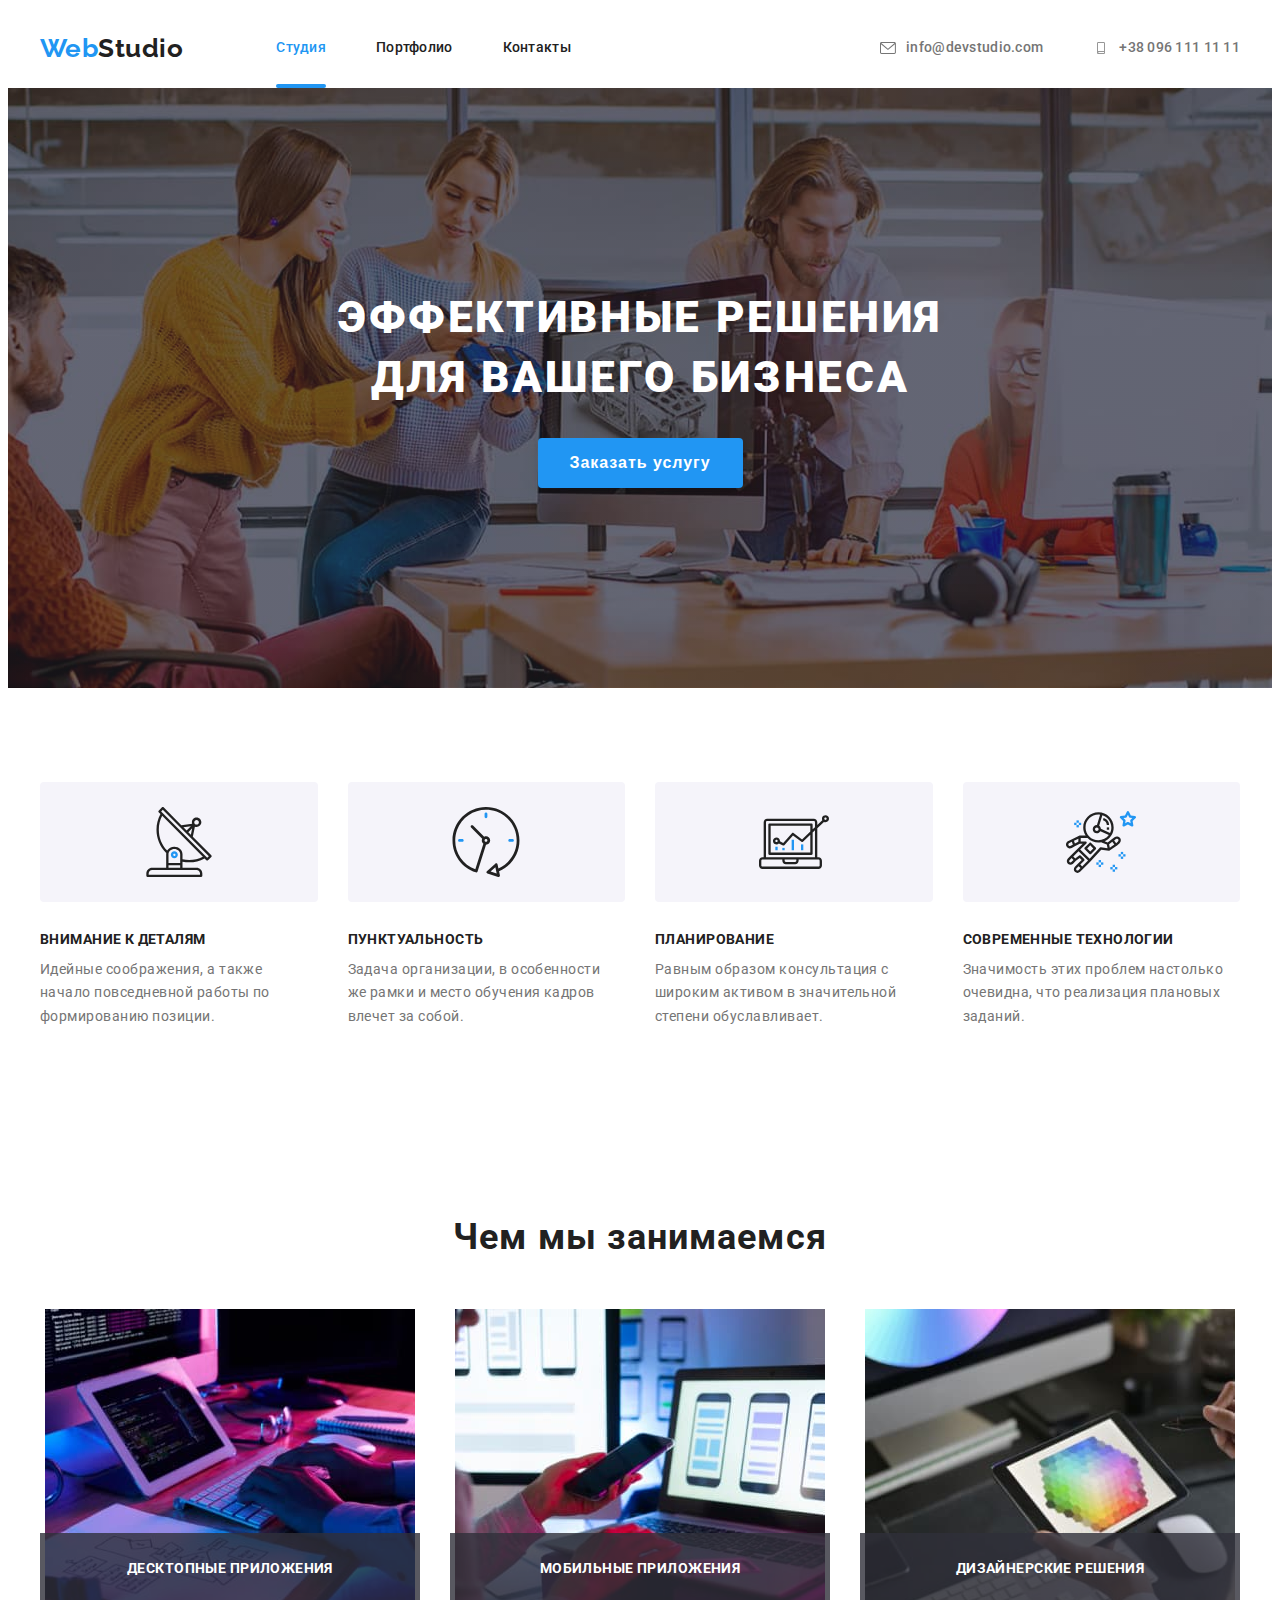
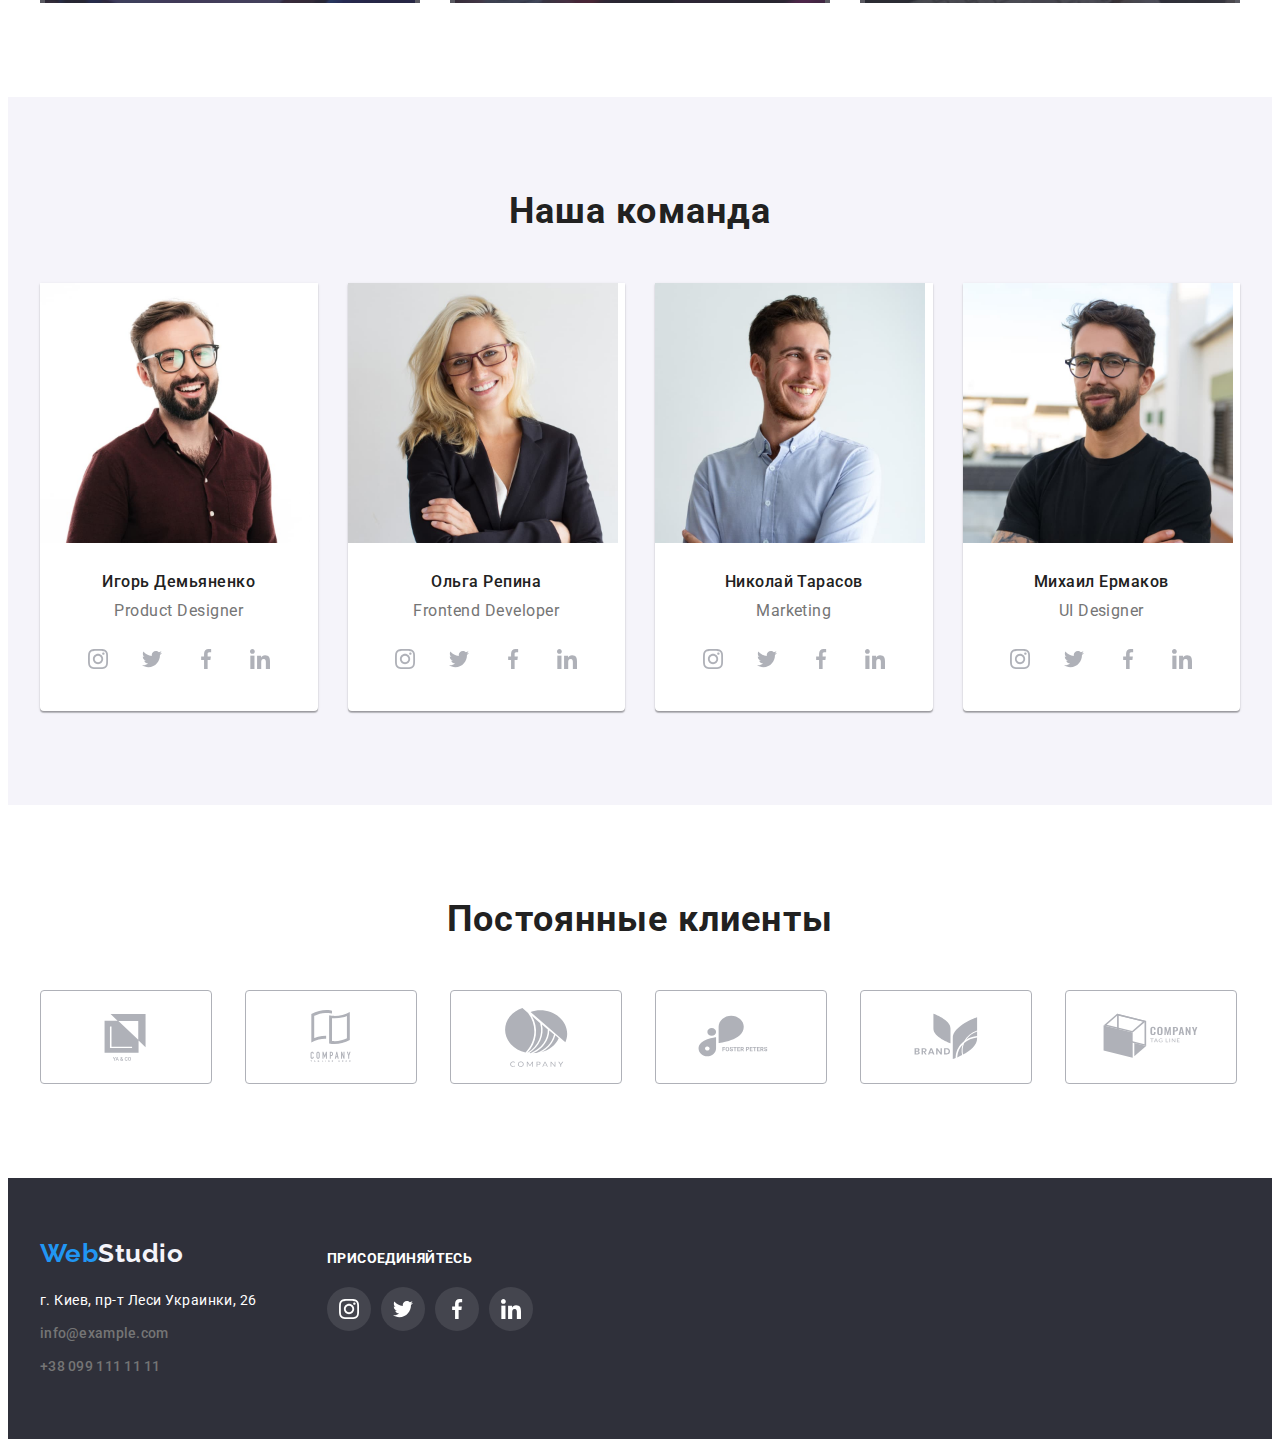
<file: index.html>
<!DOCTYPE html>
<html lang="ru">
  <head>
    <meta charset="UTF-8" />
    <meta http-equiv="X-UA-Compatible" content="IE=edge" />
    <meta name="viewport" content="width=device-width, initial-scale=1.0" />
    <title>Главная страница</title>
    <link rel="preconnect" href="https://fonts.gstatic.com" />
    <link
      href="https://fonts.googleapis.com/css2?family=Raleway:wght@700&family=Roboto:wght@400;500;700;900&display=swap"
      rel="stylesheet"
    />
    <link
      rel="stylesheet"
      href="https://cdnjs.cloudflare.com/ajax/libs/modern-normalize/1.0.0/modern-normalize.min.css"
      integrity="sha512-ISS7cAi1PEhQ8jnbJpJZMd29NlhNj4AWYyLOSp2CE/CsHxTCu+r+t0D2yoJudVrd0/8fTVPUVDzY5Tvli75u/g=="
      crossorigin="anonymous"
    />
    <link rel="stylesheet" href="./css/style.css" />
  </head>
  <body>
    <header>
      <!-- НАВИГАЦИЯ -->
      <div class="container main-nav">
        <nav class="main-nav">
          <a class="logo" href="./index.html"
            ><span class="part-logo">Web</span>Studio</a
          >
          <ul class="list site-nav">
            <li class="item">
              <a class="link studio current" href="./index.html"> Студия </a>
            </li>

            <li class="item">
              <a class="link portfolio" href="./portfolio.html"> Портфолио </a>
            </li>

            <li class="item">
              <a class="link contact" href=""> Контакты </a>
            </li>
          </ul>
        </nav>

        <!-- КОНТАКТЫ -->
        <ul class="list contact-us">
          <li class="item">
            <a class="email" href="mailto:info@devstudio.com">
              <svg class="icon-mail">
                <use href="./images/icons.svg#icon-mail"></use>
              </svg>
              info@devstudio.com
            </a>
          </li>

          <li class="item">
            <a class="number" href="tel:+380991111111">
              <svg class="icon-phone">
                <use href="./images/icons.svg#icon-phone"></use>
              </svg>
              +38 096 111 11 11
            </a>
          </li>
        </ul>
      </div>
    </header>
    <main>
      <!-- ГЛАВНАЯ СЕКЦИЯ -->
      <section class="main section-pos">
        <h1 class="main-title">Эффективные решения<br />для вашего бизнеса</h1>
        <button type="button" class="main-button" data-modal-open>Заказать услугу</button>

      </section>

      <!-- НАШИ ПРЕИМУЩЕСТВА -->
      <section class="preference section-pos">
        <div class="container">
          <h2 class="all-title preference-title visually-hidden">
            Преимущества
          </h2>
          <ul class="list main-preference">
            <li class="item">
              <div class="thumb-1">
                <svg class="icon">
                  <use href="./images/icons.svg#icon-antenna"></use>
                </svg>
              </div>

              <h3 class="title all-title">Внимание к деталям</h3>
              <p class="table-of-contents">
                Идейные соображения, а также<br />
                начало повседневной работы по <br />
                формированию позиции.
              </p>
            </li>

            <li class="item">
              <div class="thumb-1">
                <svg class="icon">
                  <use href="./images/icons.svg#icon-clock"></use>
                </svg>
              </div>
              <h3 class="title all-title">Пунктуальность</h3>
              <p class="table-of-contents">
                Задача организации, в особенности <br />
                же рамки и место обучения кадров <br />
                влечет за собой.
              </p>
            </li>

            <li class="item">
              <div class="thumb-1">
                <svg class="icon">
                  <use href="./images/icons.svg#icon-diagram"></use>
                </svg>
              </div>
              <h3 class="title all-title">Планирование</h3>
              <p class="table-of-contents">
                Равным образом консультация с <br />
                широким активом в значительной <br />
                степени обуславливает.
              </p>
            </li>

            <li class="item">
              <div class="thumb-1">
                <svg class="icon">
                  <use href="./images/icons.svg#icon-astronaut-1"></use>
                </svg>
              </div>
              <h3 class="title all-title">Современные технологии</h3>
              <p class="table-of-contents">
                Значимость этих проблем настолько <br />
                очевидна, что реализация плановых <br />
                заданий.
              </p>
            </li>
          </ul>
        </div>
      </section>

      <!-- УСЛУГИ -->
      <section class="projects section-pos">
        <div class="container">
          <h2 class="all-title">Чем мы занимаемся</h2>
          <ul class="list main-projects">
            <li class="item">
              <img
                class="photo-box"
                src="./images/box1.jpeg"
                alt="1 сфера"
                width="370"
              />
              <p class="main-projects-content">Десктопные приложения</p>
            </li>

            <li class="item">
              <img
                class="photo-box"
                src="./images/box2.jpeg"
                alt="2 сфера"
                width="370"
              />
              <p class="main-projects-content">Мобильные приложения</p>
            </li>

            <li class="item">
              <img
                class="photo-box"
                src="./images/box3.jpeg"
                alt="3 сфера"
                width="370"
              />
              <p class="main-projects-content">Дизайнерские решения</p>
            </li>
          </ul>
        </div>
      </section>

      <!-- КОМАНДА -->
      <section class="team section-pos">
        <div class="container">
          <h2 class="all-title">Наша команда</h2>
          <ul class="list main-team">
            <li class="item team-card-disagn">
              <img
                class="photo-box"
                src="./images/worker1.jpeg"
                alt="Фото сотрудника"
                width="270"
              />
              <h3 class="worker-name all-title">Игорь Демьяненко</h3>
              <p class="table">Product Designer</p>
              <ul class="list social-list">
                <li class="social-link-list">
                  <a href="" class="social-link-icon circle">
                    <svg class="team-soc-icon">
                      <use
                        href="./images/icons.svg#icon-instagram-2"
                      ></use>
                    </svg>
                  </a>
                </li>

                <li class="social-link-list">
                  <a href="" class="social-link-icon circle">
                    <svg class="team-soc-icon">
                      <use href="./images/icons.svg#icon-twitter-1"></use>
                    </svg>
                  </a>
                </li>

                <li class="social-link-list">
                  <a href="" class="social-link-icon circle">
                    <svg class="team-soc-icon">
                      <use
                        href="./images/icons.svg#icon-facebook-1"
                      ></use>
                    </svg>
                  </a>
                </li>

                <li class="social-link-list">
                  <a href="" class="social-link-icon circle">
                    <svg class="team-soc-icon">
                      <use
                        href="./images/icons.svg#icon-linkedin-1"
                      ></use>
                    </svg>
                  </a>
                </li>
              </ul>
            </li>

            <li class="item team-card-disagn">
              <img
                class="photo-box"
                src="./images/worker2.jpeg"
                alt="Фото сотрудника"
                width="270"
              />
              <h3 class="worker-name all-title">Ольга Репина</h3>
              <p class="table">Frontend Developer</p>
              <ul class="list social-list">
                <li class="social-link-list">
                  <a href="" class="social-link-icon circle">
                    <svg class="team-soc-icon">
                      <use
                        href="./images/icons.svg#icon-instagram-2"
                      ></use>
                    </svg>
                  </a>
                </li>

                <li class="social-link-list">
                  <a href="" class="social-link-icon circle">
                    <svg class="team-soc-icon">
                      <use href="./images/icons.svg#icon-twitter-1"></use>
                    </svg>
                  </a>
                </li>

                <li class="social-link-list">
                  <a href="" class="social-link-icon circle">
                    <svg class="team-soc-icon">
                      <use
                        href="./images/icons.svg#icon-facebook-1"
                      ></use>
                    </svg>
                  </a>
                </li>

                <li class="social-link-list">
                  <a href="" class="social-link-icon circle">
                    <svg class="team-soc-icon">
                      <use
                        href="./images/icons.svg#icon-linkedin-1"
                      ></use>
                    </svg>
                  </a>
                </li>
              </ul>
            </li>

            <li class="item team-card-disagn">
              <img
                class="photo-box"
                src="./images/worker3.jpeg"
                alt="Фото сотрудника"
                width="270"
              />
              <h3 class="worker-name all-title">Николай Тарасов</h3>
              <p class="table">Marketing</p>
              <ul class="list social-list">
                <li class="social-link-list">
                  <a href="" class="social-link-icon circle">
                    <svg class="team-soc-icon">
                      <use
                        href="./images/icons.svg#icon-instagram-2"
                      ></use>
                    </svg>
                  </a>
                </li>

                <li class="social-link-list">
                  <a href="" class="social-link-icon circle">
                    <svg class="team-soc-icon">
                      <use href="./images/icons.svg#icon-twitter-1"></use>
                    </svg>
                  </a>
                </li>

                <li class="social-link-list">
                  <a href="" class="social-link-icon circle">
                    <svg class="team-soc-icon">
                      <use
                        href="./images/icons.svg#icon-facebook-1"
                      ></use>
                    </svg>
                  </a>
                </li>

                <li class="social-link-list">
                  <a href="" class="social-link-icon circle">
                    <svg class="team-soc-icon">
                      <use
                        href="./images/icons.svg#icon-linkedin-1"
                      ></use>
                    </svg>
                  </a>
                </li>
              </ul>
            </li>
            

            <li class="item team-card-disagn">
              <img
                class="photo-box"
                src="./images/worker4.jpeg"
                alt="Фото сотрудника"
                width="270"
              />
              <h3 class="worker-name all-title">Михаил Ермаков</h3>
              <p class="table">UI Designer</p>
              <ul class="list social-list">
                <li class="social-link-list">
                  <a href="" class="social-link-icon circle">
                    <svg class="team-soc-icon">
                      <use
                        href="./images/icons.svg#icon-instagram-2"
                      ></use>
                    </svg>
                  </a>
                </li>

                <li class="social-link-list">
                  <a href="" class="social-link-icon circle">
                    <svg class="team-soc-icon">
                      <use href="./images/icons.svg#icon-twitter-1"></use>
                    </svg>
                  </a>
                </li>

                <li class="social-link-list">
                  <a href="" class="social-link-icon circle">
                    <svg class="team-soc-icon">
                      <use
                        href="./images/icons.svg#icon-facebook-1"
                      ></use>
                    </svg>
                  </a>
                </li>

                <li class="social-link-list">
                  <a href="" class="social-link-icon circle">
                    <svg class="team-soc-icon">
                      <use
                        href="./images/icons.svg#icon-linkedin-1"
                      ></use>
                    </svg>
                  </a>
                </li>
              </ul>
            </li>
          </ul>

        </div>
      </section>
      <section class="clients">
        <div class="container section-pos">
          <h2 class="all-title">Постоянные клиенты</h2>
          <ul class="clients-list list">
            <li class="item">
  
              <a href="" class="clients-link-logo">
                <svg class="clients-logo">
                  <use href="./images/icons.svg#icon-logo-1"></use>
                </svg>
              </a>
  
            </li>
  
            <li class="item">
  
              <a href="" class="clients-link-logo">
                <svg class="clients-logo">
                  <use href="./images/icons.svg#icon-logo-2"></use>
                </svg>
              </a>
  
            </li>
  
            <li class="item">
  
              <a href="" class="clients-link-logo">
                <svg class="clients-logo">
                  <use href="./images/icons.svg#icon-group"></use>
                </svg>
              </a>
  
            </li>
  
            <li class="item">
  
              <a href="" class="clients-link-logo">
                <svg class="clients-logo">
                  <use href="./images/icons.svg#icon-logo-4"></use>
                </svg>
              </a>
  
            </li>
  
            <li class="item">
  
              <a href="" class="clients-link-logo">
                <svg class="clients-logo">
                  <use href="./images/icons.svg#icon-logo-5"></use>
                </svg>
              </a>
  
            </li>
  
            <li class="item">
  
              <a href="" class="clients-link-logo">
                <svg class="clients-logo">
                  <use href="./images/icons.svg#icon-logo-6"></use>
                </svg>
              </a>
  
            </li>
  
          </ul>
        </div>
  
      </section>
    </main>

    <!-- ПОДВАЛ САЙТА -->
    <footer class="down-part section-pos">
      <div class="container">
        <div class="footer-left-content">
          <a class="logo logo-position" href="/index.html"
          ><span class="part-logo">Web</span>Studio
          </a>
          <address class="our-address pos-table-footer">
          
            <ul class="list">
              <li>
                <p>г. Киев, пр-т Леси Украинки, 26</p>
              </li>
              <li class="pos-table-footer">
                <a class="email-footer" href="mailto:info@example.com">
                  info@example.com
                </a>
              </li>

              <li class="pos-table-footer num-li-footer">
                <a class="number-footer" href="tel:+380991111111">
                  +38 099 111 11 11
                </a>
              </li>
            </ul>
          </address>
        </div>
        
        
        <div class="join">
          <p class="join-title">Присоединяйтесь</p>
          <ul class="list join-list">

            <li>
              <a class="join-icon" href="">
                <svg class="join-icon-logo">
                  <use href="./images/icons.svg#icon-instagram-2">
                  </use>
                </svg>
              </a>
            </li>

            <li>
              <a class="join-icon" href="">
                <svg class="join-icon-logo">
                  <use href="./images/icons.svg#icon-twitter-1">
                  </use>
                </svg>
              </a>
            </li>
            <li>
              <a class="join-icon" href="">
                <svg class="join-icon-logo">
                  <use href="./images/icons.svg#icon-facebook-1">
                  </use>
                </svg>
              </a>
            </li>
            <li>

              <a class="join-icon" href="">
                <svg class="join-icon-logo">
                  <use href="./images/icons.svg#icon-linkedin-1">
                  </use>
                </svg>
              </a>
            </li>

          </ul>
        </div>
      </div>
    </footer>
    
    <div class="backdrop is-hidden" data-modal>
      <div class="modal">
        <p>
          
        </p>
        
        <button class="modal-close" type="button" data-modal-close>
          <svg class="icon-close">
            <use href="./images/icons.svg#icon-close"></use>
          </svg>
        </button>

      </div>
    </div>

    <script src="./js/modal.js"></script>
  </body>
</html>
</file>
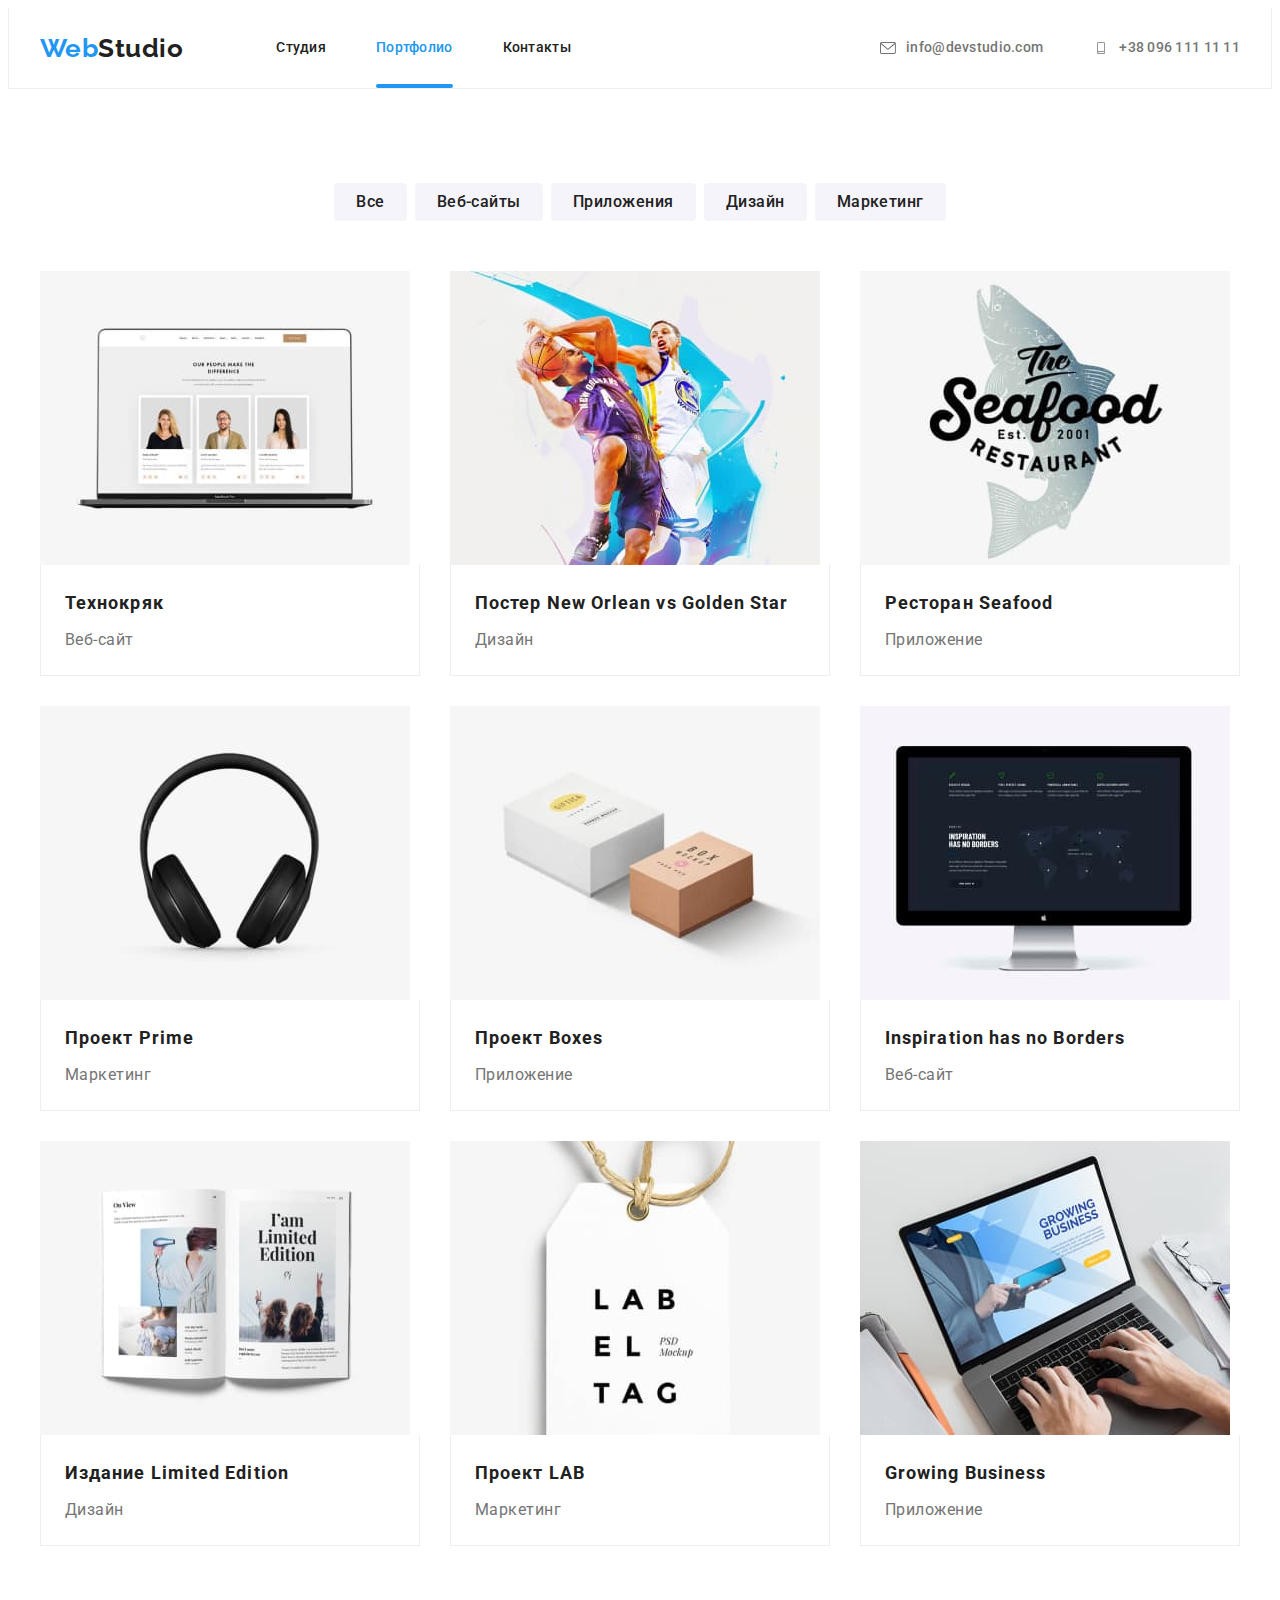
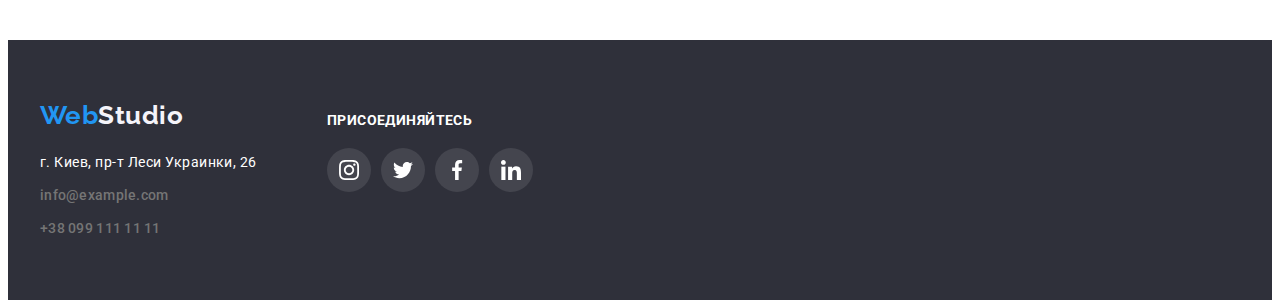
<file: portfolio.html>
<!DOCTYPE html>
<html lang="ru">

<head>
  <meta charset="UTF-8" />
  <meta http-equiv="X-UA-Compatible" content="IE=edge" />
  <meta name="viewport" content="width=device-width, initial-scale=1.0" />
  <title>Портфолио</title>
  <link rel="preconnect" href="https://fonts.gstatic.com" />
  <link href="https://fonts.googleapis.com/css2?family=Raleway:wght@700&family=Roboto:wght@400;500;700;900&display=swap"
    rel="stylesheet" />
  <link rel="stylesheet" href="https://cdnjs.cloudflare.com/ajax/libs/modern-normalize/1.0.0/modern-normalize.min.css"
    integrity="sha512-ISS7cAi1PEhQ8jnbJpJZMd29NlhNj4AWYyLOSp2CE/CsHxTCu+r+t0D2yoJudVrd0/8fTVPUVDzY5Tvli75u/g=="
    crossorigin="anonymous" />
  <link rel="stylesheet" href="./css/style.css" />
</head>

<body>
  <!-- ШАПКА -->
  <header class="outline">
    <!-- НАВИГАЦИЯ -->
    <div class="container main-nav">
      <nav class="main-nav">
        <a class="logo" href="./index.html"><span class="part-logo">Web</span>Studio</a>
        <ul class="list site-nav">
          <li class="item">
            <a class="link studio" href="./index.html">Студия</a>
          </li>
          <li class="item">
            <a class="link portfolio current" href="./portfolio.html">Портфолио</a>
          </li>
          <li class="item"><a class="link contact" href="">Контакты</a></li>
        </ul>
      </nav>

      <!-- КОНТАКТНАЯ ИНФОРМАЦИЯ -->
      <ul class="list contact-us">
        <li class="item">
          <a class="email" href="mailto:info@devstudio.com">
            <svg class="icon-mail">
              <use href="./images/icons.svg#icon-mail"></use>
            </svg>
            info@devstudio.com
          </a>
        </li>

        <li class="item">
          <a class="number" href="tel:+380991111111">
            <svg class="icon-phone">
              <use href="./images/icons.svg#icon-phone"></use>
            </svg>
            +38 096 111 11 11
          </a>
        </li>
      </ul>
    </div>
  </header>
  <main>
      <!-- ПОРТФОЛИО -->
      <section class="section-pos">
        <!-- КНОПКИ -->
        <div class="container">
          <h1 class="portfolio-main-title visually-hidden">Портфолио</h1>
          <ul class="list buttons portfolio-buttons">
            <li class="item">
              <button class="button-all button-disagn" type="button">
                Все
              </button>
            </li>

            <li class="item">
              <button class="button-sites button-disagn" type="button">
                Веб-сайты
              </button>
            </li>

            <li class="item">
              <button class="button-apps button-disagn" type="button">
                Приложения
              </button>
            </li>

            <li class="item">
              <button class="button-disagn button-disagn" type="button">
                Дизайн
              </button>
            </li>

            <li class="item">
              <button class="button-marketing button-disagn" type="button">
                Маркетинг
              </button>
            </li>
          </ul>

          <!-- НАШИ ПРОЭКТЫ -->
          <ul class="list card-set">

            <li class="item">
              <a href="" class="link card-focus">
                
                <div class="card-item-overlay">
                  <img src="./images/firstproject.jpeg" alt="Технокряк" width="370" />
                  <p class="card-description">Технокряк это современная площадка распространения коронавируса. Компании
                    используют эту платформу для цифрового шпионажа и атак на защищённые сервера конкурентов.</p>
                </div>


                <div class="project-card-disagn">
                  <h2 class="portfolio-names">Технокряк</h2>
                  <p class="portolio-tables">Веб-сайт</p>
                </div>

              </a>

            </li>

            <li class="item">


              <a href="" class="link card-focus">
                
                <div class="card-item-overlay">
                  <img src="./images/secondproject.jpeg" alt="Технокряк" width="370" />
                  <p class="card-description">Технокряк это современная площадка распространения коронавируса. Компании
                    используют эту платформу для цифрового шпионажа и атак на защищённые сервера конкурентов.</p>
                </div>

                <div class="project-card-disagn">
                  <h2 class="portfolio-names">Постер New Orlean vs Golden Star</h2>
                  <p class="portolio-tables">Дизайн</p>
                </div>

              </a>


            </li>

            <li class="item">

              <div class="card-item-thumb">
                <a href="" class="link card-focus">
                  
                  <div class="card-item-overlay">
                    <img src="./images/thirdproject.jpeg" alt="Технокряк" width="370" />
                    <p class="card-description">Технокряк это современная площадка распространения коронавируса.
                      Компании используют эту платформу для цифрового шпионажа и атак на защищённые сервера конкурентов.
                    </p>
                  </div>

                  <div class="project-card-disagn">
                    <h2 class="portfolio-names">Ресторан Seafood</h2>
                    <p class="portolio-tables">Приложение</p>
                  </div>

                </a>
              </div>

            </li>

            <li class="item card-disagn">
              <div class="card-item-thumb">
                <a href="" class="link card-focus">
                  
                  <div class="card-item-overlay">
                    <img src="./images/fourthproject.jpeg" alt="Технокряк" width="370" />
                    <p class="card-description">Технокряк это современная площадка распространения коронавируса.
                      Компании используют эту платформу для цифрового шпионажа и атак на защищённые сервера конкурентов.
                    </p>
                  </div>

                  <div class="project-card-disagn">
                    <h2 class="portfolio-names">Проект Prime</h2>
                    <p class="portolio-tables">Маркетинг</p>
                  </div>

                </a>
              </div>

            </li>

            <li class="item card-disagn card-focus">
              <div class="card-item-thumb">
                <a href="" class="link card-focus">
                  
                  <div class="card-item-overlay">
                    <img src="./images/fifthproject.jpeg" alt="Технокряк" width="370" />
                    <p class="card-description">Технокряк это современная площадка распространения коронавируса.
                      Компании используют эту платформу для цифрового шпионажа и атак на защищённые сервера конкурентов.
                    </p>
                  </div>

                  <div class="project-card-disagn">
                    <h2 class="portfolio-names">Проект Boxes</h2>
                    <p class="portolio-tables">Приложение</p>
                  </div>

                </a>
              </div>

            </li>

            <li class="item card-disagn card-focus">

              <div class="card-item-thumb">
                <a href="" class="link card-focus">
                  
                  <div class="card-item-overlay">
                    <img src="./images/sixthproject.jpeg" alt="Технокряк" width="370" />
                    <p class="card-description">Технокряк это современная площадка распространения коронавируса.
                      Компании используют эту платформу для цифрового шпионажа и атак на защищённые сервера конкурентов.
                    </p>
                  </div>

                  <div class="project-card-disagn">
                    <h2 class="portfolio-names">Inspiration has no Borders</h2>
                    <p class="portolio-tables">Веб-сайт</p>
                  </div>

                </a>
              </div>

            </li>

            <li class="item card-disagn">

              <div class="card-item-thumb">
                <a href="" class="link card-focus">
                  
                  <div class="card-item-overlay">
                    <img src="./images/seventhproject.jpeg" alt="Технокряк" width="370" />
                    <p class="card-description">Технокряк это современная площадка распространения коронавируса.
                      Компании используют эту платформу для цифрового шпионажа и атак на защищённые сервера конкурентов.
                    </p>
                  </div>

                  <div class="project-card-disagn">
                    <h2 class="portfolio-names">Издание Limited Edition</h2>
                    <p class="portolio-tables">Дизайн</p>
                  </div>

                </a>
              </div>

            </li>

            <li class="item card-disagn">

              <div class="card-item-thumb">
                <a href="" class="link card-focus">
                  
                  <div class="card-item-overlay">
                    <img src="./images/eighthproject.jpeg" alt="Технокряк" width="370" />
                    <p class="card-description">Технокряк это современная площадка распространения коронавируса.
                      Компании используют эту платформу для цифрового шпионажа и атак на защищённые сервера конкурентов.
                    </p>
                  </div>

                  <div class="project-card-disagn">
                    <h2 class="portfolio-names">Проект LAB</h2>
                    <p class="portolio-tables">Маркетинг</p>
                  </div>

                </a>
              </div>

            </li>

            <li class="item card-disagn card-focus">

              <div class="card-item-thumb">
                <a href="" class="link card-focus">
                  
                  <div class="card-item-overlay">
                    <img src="./images/ninthproject.jpeg" alt="Технокряк" width="370" />
                    <p class="card-description">Технокряк это современная площадка распространения коронавируса.
                      Компании используют эту платформу для цифрового шпионажа и атак на защищённые сервера конкурентов.
                    </p>
                  </div>

                  <div class="project-card-disagn">
                    <h2 class="portfolio-names">Growing Business</h2>
                    <p class="portolio-tables">Приложение</p>
                  </div>

                </a>
              </div>

            </li>
          </ul>
        </div>
      </section>
    </main>

    <!-- ПОДВАЛ -->
    <footer class="down-part section-pos">
      <div class="container">
        <div class="footer-left-content">
          <a class="logo logo-position" href="/index.html"><span class="part-logo">Web</span>Studio
          </a>
          <address class="our-address pos-table-footer">
            <ul class="list">
              <li>
                <p>г. Киев, пр-т Леси Украинки, 26</p>
              </li>
              <li class="pos-table-footer">
                <a class="email-footer" href="mailto:info@example.com">
                  info@example.com
                </a>
              </li>

              <li class="pos-table-footer num-li-footer">
                <a class="number-footer" href="tel:+380991111111">
                  +38 099 111 11 11
                </a>
              </li>
            </ul>
          </address>
        </div>

        <div class="join">
          <p class="join-title">Присоединяйтесь</p>
          <ul class="list join-list">
            <li>
              <a class="join-icon" href="">
                <svg class="join-icon-logo">
                  <use href="./images/icons.svg#icon-instagram-2"></use>
                </svg>
              </a>
            </li>

            <li>
              <a class="join-icon" href="">
                <svg class="join-icon-logo">
                  <use href="./images/icons.svg#icon-twitter-1"></use>
                </svg>
              </a>
            </li>
            <li>
              <a class="join-icon" href="">
                <svg class="join-icon-logo">
                  <use href="./images/icons.svg#icon-facebook-1"></use>
                </svg>
              </a>
            </li>
            <li>
              <a class="join-icon" href="">
                <svg class="join-icon-logo">
                  <use href="./images/icons.svg#icon-linkedin-1"></use>
                </svg>
              </a>
            </li>
          </ul>
        </div>
      </div>
    </footer>
</body>

</html>
</file>
<file: css/style.css>
:root {
  --all-titles-color: #212121;
  --navigation-text-color: #212121;
  --contact-us-font: #757575;
  --contact-us-icon-color: #757575;
  /* --primary-text-color: #212121; */
  --primary-text-color: #757575;

  --main-title-text-color: #ffffff;
  --main-title-backround: #2f303a;
  --main-button-background: #188ce8;
  --accent-color: #2196f3;
  --background-buttons: #f5f4fa;
  --preference-table-color: #757575;
  --team-background-color: #f5f4fa;
  --team-card-disagn: #ffffff;
  --team-table-color: #757575;
  --footer-background-color: #2f303a;
  --footer-logo-color: #f5f4fa;
  --footer-our-address-color: #ffffff;
  --join-title-text-color: #ffffff;
  --join-icon-logo-color: #ffffff;
  --buttons-text-color: #212121;
  --portfolio-table-color: #757575;
  --portfolio-button-active: #ffffff;
  --portfolio-button-background: #f5f4fa;
  --card-set-gap: 30px;
  --modal-background: #ffffff;
}
/* Устанавливаем стандартные цвета 
и шрифты */

body {
  color: var(--primary-text-color);

  font-family: "Roboto", "Oxygen", "Ubuntu", "Cantarell", "Fira Sans",
    "Droid Sans", "Helvetica Neue", sans-serif;

  letter-spacing: 0.03em;
  font-size: 16px;
  line-height: 1.18;
}

/* Область для контента */

.container {
  width: 1200px;
  padding-left: 15px;
  padding-right: 15px;
  margin: 0 auto;
}
/* Пречет тэг */
.visually-hidden {
  position: absolute !important;
  clip: rect(1px 1px 1px 1px);
  clip: rect(1px, 1px, 1px, 1px);
  padding: 0 !important;
  border: 0 !important;
  height: 1px !important;
  width: 1px !important;
  overflow: hidden;
}
/* Сбрасывает стандартные настройки */

h1,
h2,
h3,
h4,
h5,
h6,
p {
  margin: 0;
}

.list {
  list-style: none;
  margin: 0;
  padding: 0;
}
.link {
  text-decoration: none;
}
/* Картинкам меняем дисплей, 
что бы убрать стандартный отступы 
*/

img {
  display: block;
  max-width: 100%;
  height: auto;
}
/* Отспуты секций */
.section-pos.main {
  padding-top: 200px;
  padding-bottom: 200px;
}

.section-pos.down-part {
  padding-top: 60px;
  padding-bottom: 60px;
}

.section-pos {
  padding-top: 94px;
  padding-bottom: 94px;
}

/* Шапка */
.outline {
  border: 1px solid #eeeeee;
  border-top: none;
}

.main-nav {
  display: flex;
  align-items: center;
}

.logo {
  display: flex;
  text-decoration: none;
  color: var(--navigation-text-color);
  font-family: "Raleway", sans-serif;
  font-weight: 700;
  font-size: 26px;
  line-height: 1.19;
}

.part-logo {
  color: var(--accent-color);
}

.site-nav {
  position: relative;
  display: flex;
  margin-left: 93px;

  color: var(--navigation-text-color);

  line-height: 1.14em;
  letter-spacing: 0.02em;

  font-weight: 500;
  font-size: 14px;
}
.site-nav .link {
  display: block;

  padding-top: 32px;
  padding-bottom: 32px;
}

/* .site-nav .item {
  margin-right: 50px;
}
.site-nav .item:last-child {
  margin-right: 0;
} */

.site-nav .item:not(:last-child) {
  margin-right: 50px;
}

.contact-us {
  display: flex;
  margin-left: auto;
}

.contact-us .item:not(:last-child) {
  margin-right: 50px;
}

.contact-us .email {
  color: var(--contact-us-font);

  text-decoration: none;

  font-weight: 500;
  font-size: 14px;

  line-height: 1.14em;
  letter-spacing: 0.02em;
}
.item .email,
.item .number {
  display: flex;

  align-items: center;
}
.icon-mail,
.icon-phone {
  /* display: inline-block; */
  width: 16px;
  height: 12px;
  margin-right: 10px;
  fill: var(--contact-us-icon-color);
}

.contact-us .email:hover,
.contact-us .email:focus,
.contact-us .number:hover,
.contact-us .number:focus {
  transition: color 250ms cubic-bezier(0.4, 0, 0.2, 1);
  color: var(--accent-color);
}

.contact-us .email:hover .icon-mail,
.contact-us .email:focus .icon-mail,
.contact-us .number:hover .icon-phone,
.contact-us .number:focus .icon-phone {
  transition: fill 250ms cubic-bezier(0.4, 0, 0.2, 1);
  fill: var(--accent-color);
}

.contact-us .email:focus {
  color: var(--accent-color);
}

.contact-us .number {
  color: var(--contact-us-font);

  text-decoration: none;

  font-weight: 500;
  font-size: 14px;

  line-height: 1.14em;
  letter-spacing: 0.02em;
}

.site-nav .link {
  color: var(--navigation-text-color);

  text-decoration: none;
}

.site-nav .link:hover,
.site-nav .link:focus {
  transition: color 250ms cubic-bezier(0.4, 0, 0.2, 1);
  color: var(--accent-color);
}

.site-nav .studio.current {
  position: relative;
  color: var(--accent-color);
  /* padding-bottom: 32px; */
}
.link.studio.current::after {
  position: absolute;
  content: "";
  display: block;
  background-color: #2196f3;
  height: 4px;
  width: 100%;

  bottom: 0;

  border-radius: 2px;
}

.portfolio.current::after {
  position: absolute;
  content: "";
  display: block;
  background-color: #2196f3;
  height: 4px;
  width: 100%;

  bottom: 0;

  border-radius: 2px;
}

.site-nav .portfolio.current {
  position: relative;
  color: var(--accent-color);
}

/* Основной блок */
.all-title {
  color: var(--all-titles-color);
}

.main {
  /* height: 600px; */
  /* display: flex;
  flex-direction: column;
  justify-content: center; */

  margin: 0 auto;

  background-color: var(--main-title-backround);

  text-align: center;

  background-image: linear-gradient(
      rgba(47, 48, 58, 0.4),
      rgba(47, 48, 58, 0.4)
    ),
    url("../images/main-section/bg-opt.jpeg");

  background-repeat: no-repeat;
  background-position: center;
  background-size: cover;
}
.main-title {
  /* padding-top: 200px; */
  margin-bottom: 30px;
  margin-top: 0px;

  color: var(--main-title-text-color);

  font-weight: 900;
  font-size: 44px;

  line-height: 1.36em;
  letter-spacing: 0.06em;

  text-transform: uppercase;
}
.main-button {
  background: var(--accent-color);
  padding: 10px 32px 10px 32px;

  min-width: 200px;

  color: var(--main-title-text-color);

  text-decoration: none;

  font-weight: bold;
  font-size: 16px;

  line-height: 1.87em;
  letter-spacing: 0.06em;

  cursor: pointer;

  box-shadow: 0px 4px 4px rgba(0, 0, 0, 0.15);
  border-radius: 4px;
  border: none;
}

.main .main-button:hover,
.main-button:focus {
  transition: background 250ms cubic-bezier(0.4, 0, 0.2, 1);
  background: var(--main-button-background);
}

/* Преимущества */

.preference .preference-title {
  text-align: center;
  margin-bottom: 35px;
}

.main-preference {
  display: flex;
  flex-wrap: wrap;

  margin-left: calc(-1 * var(--card-set-gap));
  margin-top: calc(-1 * var(--card-set-gap));

  font-size: 14px;
}

.main-preference .thumb-1 {
  display: flex;
  justify-content: center;
  align-items: center;
  width: 100%;
  height: 120px;
  background: #f5f4fa;
  border-radius: 4px;
  margin-bottom: 30px;
}
.icon {
  width: 70px;
  height: 70px;
  background-position: center;

  align-items: center;
}

.main-preference .item {
  flex-basis: calc(100% / 4 - var(--card-set-gap));

  margin-left: var(--card-set-gap);
  margin-top: var(--card-set-gap);
}

.main-preference .title {
  margin-bottom: 10px;

  font-weight: bold;
  font-size: 14px;

  line-height: 1.14;
  letter-spacing: 0.03em;

  text-transform: uppercase;
}

.main-preference .table-of-contents {
  color: var(--preference-table-color);

  font-size: 14px;
  line-height: 1.71em;
}

/* Чем мы занимаемся */

.main-projects {
  position: relative;
  display: flex;
  flex-wrap: wrap;
  justify-content: space-around;
  margin-left: calc(-1 * var(--card-set-gap));
  margin-top: calc(-1 * var(--card-set-gap));
}

.main-projects .item {
  position: relative;
  display: flex;
  justify-content: center;
  align-items: center;
  flex-basis: calc(100% / 3 - var(--card-set-gap));

  margin-left: var(--card-set-gap);
  margin-top: var(--card-set-gap);
}
.main-projects-content {
  position: absolute;
  bottom: 0px;

  width: 100%;

  background: rgba(47, 48, 58, 0.8);

  font-weight: 700;
  font-size: 14px;
  line-height: 16px;
  text-align: center;
  letter-spacing: 0.03em;
  text-transform: uppercase;

  color: #ffffff;
  padding-top: 27px;
  padding-bottom: 27px;
}

.projects .all-title,
.team .all-title,
.clients .all-title {
  margin-bottom: 50px;

  font-weight: bold;
  font-size: 36px;

  text-align: center;

  line-height: 1.16em;
  letter-spacing: 0.03em;
}

/* Команда */

.main-team {
  display: flex;
  flex-wrap: wrap;

  margin-left: calc(-1 * var(--card-set-gap));
  margin-top: calc(-1 * var(--card-set-gap));
}

.team-card-disagn {
  background: var(--team-card-disagn);

  box-shadow: 0px 1px 3px rgba(0, 0, 0, 0.12), 0px 1px 1px rgba(0, 0, 0, 0.14),
    0px 2px 1px rgba(0, 0, 0, 0.2);
  border-radius: 0px 0px 4px 4px;
}
.main-team .item {
  flex-basis: calc(100% / 4 - var(--card-set-gap));
  margin-left: var(--card-set-gap);
  margin-top: var(--card-set-gap);

  padding-bottom: 30px;
}

.team {
  background-color: var(--team-background-color);
}

.team .photo-box {
  margin-bottom: 30px;
}

/* .team .all-title {
  margin-bottom: 50px;

  font-weight: bold;
  font-size: 36px;

  text-align: center;

  line-height: 1.16em;
  letter-spacing: 0.03em;
} */

.team .table {
  /* color: var(--team-table-color); */
  text-align: center;

  margin-top: 10px;
  /* padding-bottom: 30px; */

  font-size: 16px;
  line-height: 1.18em;
  letter-spacing: 0.03em;
}

.team .worker-name {
  margin: 0;
  text-align: center;

  font-family: Roboto;
  font-weight: 500;
  font-size: 16px;

  line-height: 1.18em;
}
.social-list {
  display: flex;
  justify-content: center;

  margin-top: 16px;
}
.social-link-list:not(:last-child) {
  margin-right: 10px;
}

.social-link-list .circle {
  display: flex;

  align-items: center;
  height: 44px;
  width: 44px;
  /* background-color: var(--accent-color); */
  fill: #afb1b8;

  background-size: 20px;
  /* background-position: center; */
  border-radius: 50%;
}

.team-soc-icon {
  /* width: 20px; */
  height: 20px;
}

.circle:hover,
.circle:focus {
  transition: background-color 250ms cubic-bezier(0.4, 0, 0.2, 1),
    fill 250ms cubic-bezier(0.4, 0, 0.2, 1);

  background-color: var(--accent-color);
  fill: #ffffff;
}

/* Постоянные клиенты */
.clients-list {
  display: flex;
  flex-wrap: wrap;

  margin-left: -30px;
  margin-top: -50px;
}
.clients-list .item {
  display: flex;
  flex-basis: calc(100% / 6 - 30px);
  margin-left: 30px;
  margin-top: 50px;
}

.clients-link-logo {
  display: flex;
  justify-content: center;
  align-items: center;
  border: 1px solid #afb1b8;
  border-radius: 4px;
  width: 170px;
  height: 92px;
}
.item .clients-logo {
  width: 100%;
  height: 60px;
  fill: #afb1b8;

  cursor: pointer;
}
.clients-link-logo:hover .clients-logo,
.clients-link-logo:focus .clients-logo {
  fill: var(--accent-color);
}
.clients-link-logo:hover,
.clients-link-logo:focus {
  outline-color: #188ce8;
  border: 1px solid #188ce8;
}

/* footer */

.down-part {
  display: flex;
  /* justify-content: center; */
  background-color: var(--footer-background-color);

  height: auto;
}

.down-part .logo {
  color: var(--footer-logo-color);
}

.down-part .our-address {
  color: var(--footer-our-address-color);

  font-style: normal;
  font-size: 14px;

  line-height: 1.71em;
  /* margin-left: 215px; */
}

.down-part .email-footer {
  color: var(--contact-us-font);
  margin-bottom: 9px;

  text-decoration: none;

  font-weight: 500;
  font-size: 14px;

  letter-spacing: 0.02em;
  line-height: 1.71em;
  /* margin-left: 175px; */
}

.down-part .number-footer {
  color: var(--contact-us-font);

  text-decoration: none;

  font-weight: 500;
  font-size: 14px;

  line-height: 1.71em;
  letter-spacing: 0.02em;
  /* margin-left: 175px; */
}

.pos-table-footer.our-address {
  margin-top: 20px;
}
.pos-table-footer {
  margin-top: 9px;
}
.join-icon {
  display: flex;
  align-items: center;
  justify-content: center;
  width: 44px;
  height: 44px;
  background: rgba(255, 255, 255, 0.1);
  border-radius: 50%;
  margin-right: 10px;
}

.down-part .container {
  display: flex;
}
.footer-left-content {
  display: flex;
  flex-direction: column;

  margin-right: 70px;
}

.join {
  display: flex;
  flex-direction: column;
  padding-top: 12px;
}

.join-title {
  margin-bottom: 20px;

  font-weight: 700;
  font-size: 14px;

  letter-spacing: 0.03em;
  text-transform: uppercase;

  color: var(--join-title-text-color);
}

.join-list {
  display: flex;
}

.join-icon-logo {
  width: 20px;
  height: 20px;

  fill: var(--join-icon-logo-color);
}
.join-icon:hover,
.join-icon:focus {
  transition: background 250ms cubic-bezier(0.4, 0, 0.2, 1);

  background: #2196f3;
}
.backdrop {
  position: fixed;
  left: 0;
  top: 0;
  z-index: 3;
  width: 100vw;
  height: 100vh;
  background: rgba(0, 0, 0, 0.2);

  opacity: 1;
  transition: opacity 250ms cubic-bezier(0.4, 0, 0.2, 1);
}
.backdrop.is-hidden {
  opacity: 0;
  visibility: hidden;
  pointer-events: none;
}
.backdrop.is-hidden .modal {
  transform: translate(-50%, -50%) scale(0.9);
}
.modal {
  position: absolute;
  left: 50%;
  top: 50%;

  min-width: 528px;
  min-height: 581px;

  background: #ffffff;
  box-shadow: 0px 1px 3px rgba(0, 0, 0, 0.12), 0px 1px 1px rgba(0, 0, 0, 0.14),
    0px 2px 1px rgba(0, 0, 0, 0.2);
  border-radius: 4px;

  padding-left: 15px;
  padding-right: 15px;

  transform: translate(-50%, -50%) scale(1);
  transition: transform 250ms cubic-bezier(0.4, 0, 0.2, 1);
}
.modal-close {
  position: absolute;
  right: 8px;
  top: 8px;

  width: 30px;
  height: 30px;

  background: var(--modal-background);
  border: 1px solid rgba(0, 0, 0, 0.1);
  border-radius: 50%;

  cursor: pointer;
}
.modal-close .icon-close {
  position: absolute;

  right: 20%;
  top: 20%;

  width: 18px;
  height: 18px;
}
.modal-close:hover .icon-close {
  transition: fill 250ms cubic-bezier(0.4, 0, 0.2, 1);
  fill: red;
}

/* Страница Портфолио */

.portfolio-main-title {
  text-align: center;
}
.buttons .button-all,
.button-sites,
.button-apps,
.button-disagn,
.button-marketing {
  color: var(--buttons-text-color);
  background-color: var(--background-buttons);

  padding: 6px 22px;
  text-align: center;

  font-weight: 500;
  font-size: 16px;

  line-height: 1.62em;
  letter-spacing: 0.03em;

  cursor: pointer;
}

.buttons .button-all:hover,
.buttons .button-sites:hover,
.buttons .button-apps:hover,
.buttons .button-disagn:hover,
.buttons .button-marketing:hover,
.buttons .button-all:focus,
.buttons .button-sites:focus,
.buttons .button-apps:focus,
.buttons .button-disagn:focus,
.buttons .button-marketing:focus {
  color: var(--portfolio-button-active);
  background-color: var(--accent-color);

  box-shadow: 0px 3px 1px rgba(0, 0, 0, 0.1), 0px 1px 2px rgba(0, 0, 0, 0.08),
    0px 2px 2px rgba(0, 0, 0, 0.12);
  border-radius: 4px;

  cursor: pointer;

  transition: color 250ms cubic-bezier(0.4, 0, 0.2, 1),
    background-color 250ms cubic-bezier(0.4, 0, 0.2, 1);
}
.portfolio-buttons {
  display: flex;
  justify-content: center;

  margin-bottom: 50px;
}
.portfolio-buttons .item:not(:last-child) {
  margin-right: 8px;
}
.buttons .button-disagn {
  background: var(--portfolio-button-background);

  border: none;
  border-radius: 4px;

  font-family: Roboto;
  font-size: 16px;

  line-height: 26px;
  /* identical to box height, or 162% */

  text-align: center;
  letter-spacing: 0.03em;
}
.card-set {
  position: relative;

  display: flex;
  flex-wrap: wrap;

  margin-left: calc(-1 * var(--card-set-gap));
  margin-top: calc(-1 * var(--card-set-gap));
}

.card-set > .item {
  position: relative;
  overflow: hidden;
  flex-basis: calc(100% / 3 - var(--card-set-gap));

  margin-left: var(--card-set-gap);
  margin-top: var(--card-set-gap);
}
.card-set .item:hover,
.card-focus:focus .item {
  transition: box-shadow 250ms cubic-bezier(0.4, 0, 0.2, 1);

  box-shadow: 0px 1px 1px rgba(0, 0, 0, 0.12), 0px 4px 4px rgba(0, 0, 0, 0.06),
    1px 4px 6px rgba(0, 0, 0, 0.16);

  cursor: pointer;
}

.card-item-overlay {
  position: relative;
  overflow: hidden;
}
.card-description {
  position: absolute;
  top: 50%;
  left: 50%;
  transform: translate(-50%, 50%);

  visibility: hidden;

  width: 100%;
  height: 100%;

  padding: 63px 24px;

  background: rgba(33, 150, 243, 0.9);

  font-weight: 400;
  font-size: 18px;
  line-height: 1.55;
  /* or 156% */
  color: #ffffff;

  letter-spacing: 0.03em;

  transition: transform 250ms cubic-bezier(0.4, 0, 0.2, 1);
}

.item:hover .card-description,
.card-focus:focus .card-description {
  overflow: visible;
  visibility: visible;

  transform: translate(-50%, -50%);
  /* background-size: 100%; */
}

.project-card-disagn {
  padding: 20px 24px;
  border: 1px solid #eeeeee;
  border-top: none;
}

.portfolio-names {
  color: var(--all-titles-color);
  margin: 0px;
  margin-bottom: 4px;

  font-weight: bold;
  font-size: 18px;

  line-height: 2em;
  letter-spacing: 0.06em;
}
.portolio-tables {
  color: var(--portfolio-table-color);

  font-size: 16px;

  line-height: 1.87em;
  letter-spacing: 0.03em;
}
</file>
